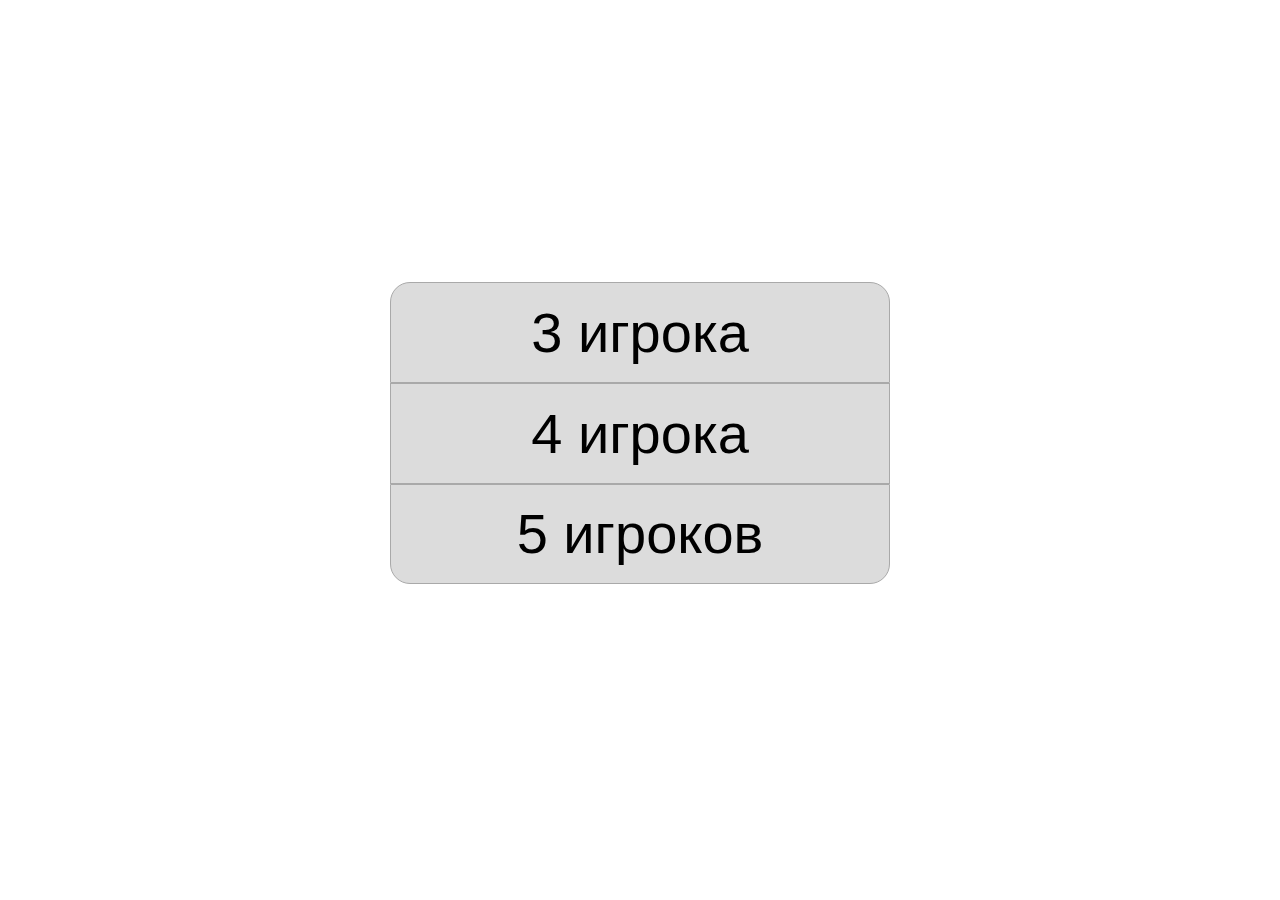
<file: Dima/fiasco-playfield-master/index.html>
<html>
	<head>
		<link rel="stylesheet" type="text/css" href="assets/css/styles.css">
		<script src="assets/js/game.js"></script>
		<title>FIASCO</title>
	</head>
	<body>
			<center>
				<div id='board'>				
					<a href='#' onClick="startGame(3);"><button>3 игрока</button></a>
					<a href='#' onClick="startGame(4);"><button>4 игрока</button></a>
					<a href='#' onClick="startGame(5);"><button>5 игроков</button></a>
				</div>
			</center>
			<div class='playerBoard' id='trash' ondrop="dropDice(event);checkMid();" ondragover="allowDrop(event)" ondragleave="deleteGhost(); unlockDrag(this);">Сброс</br></div>
            <div class='playerBoard' id='pb1' ondrop="dropDice(event);checkMid();" ondragover="allowDrop(event)" ondragleave="deleteGhost(); unlockDrag(this);">Игрок 1 (<span class='playerName' id='pn1'></span>)</br></div>
            <div class='playerBoard' id='pb2' ondrop="dropDice(event);checkMid();" ondragover="allowDrop(event)" ondragleave="deleteGhost(); unlockDrag(this);">Игрок 2 (<span class='playerName' id='pn2'></span>)</br></div>
            <div class='playerBoard' id='pb3' ondrop="dropDice(event);checkMid();" ondragover="allowDrop(event)" ondragleave="deleteGhost(); unlockDrag(this);">Игрок 3 (<span class='playerName' id='pn3'></span>)</br></div>
            <div class='playerBoard' id='pb4' ondrop="dropDice(event);checkMid();" ondragover="allowDrop(event)" ondragleave="deleteGhost(); unlockDrag(this);">Игрок 4 (<span class='playerName' id='pn4'></span>)</br></div>
            <div class='playerBoard' id='pb5' ondrop="dropDice(event);checkMid();" ondragover="allowDrop(event)" ondragleave="deleteGhost(); unlockDrag(this);">Игрок 5 (<span class='playerName' id='pn5'></span>)</br></div>
	</body>
</html>
</file>
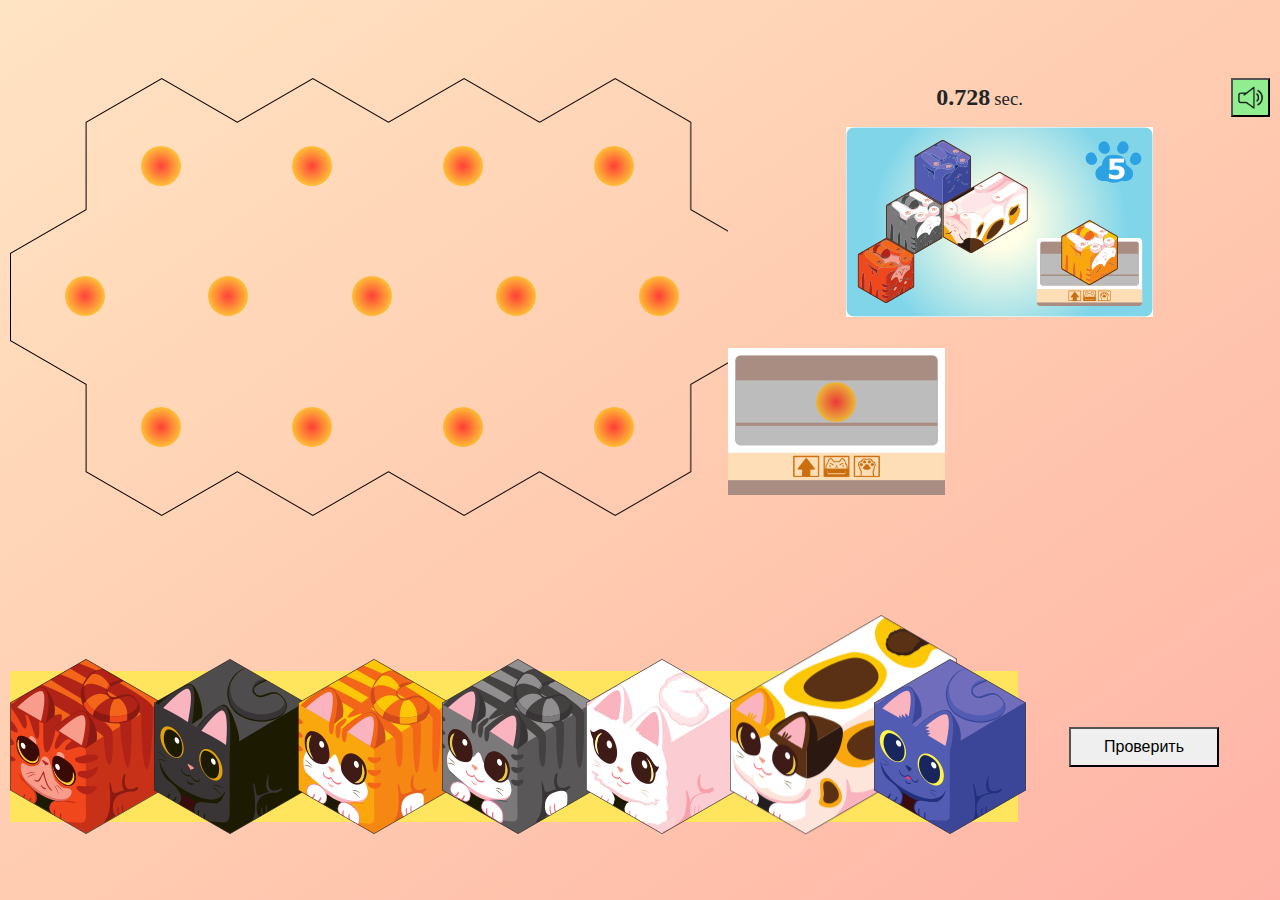
<file: html/single.html>
<!DOCTYPE html>
<html lang="en">

<head>
    <meta charset="UTF-8">
    <meta name="viewport" content="width=device-width, initial-scale=1.0">
    <meta http-equiv="X-UA-Compatible" content="ie=edge">

    <title>Game</title>

    <link rel="stylesheet" href="https://stackpath.bootstrapcdn.com/bootstrap/4.3.1/css/bootstrap.min.css"
        integrity="sha384-ggOyR0iXCbMQv3Xipma34MD+dH/1fQ784/j6cY/iJTQUOhcWr7x9JvoRxT2MZw1T" crossorigin="anonymous">
    <link rel="stylesheet" href="../css/single.css">

    <!-- <script src="https://code.jquery.com/jquery-3.3.1.slim.min.js"
        integrity="sha384-q8i/X+965DzO0rT7abK41JStQIAqVgRVzpbzo5smXKp4YfRvH+8abtTE1Pi6jizo" crossorigin="anonymous">
    </script> -->
    <script src="https://ajax.googleapis.com/ajax/libs/jquery/2.2.0/jquery.min.js"></script>
    <script src="https://stackpath.bootstrapcdn.com/bootstrap/4.3.1/js/bootstrap.min.js"
        integrity="sha384-JjSmVgyd0p3pXB1rRibZUAYoIIy6OrQ6VrjIEaFf/nJGzIxFDsf4x0xIM+B07jRM" crossorigin="anonymous">
    </script>
    <script src="../js/play.js" charset="utf-8"></script>
</head>

<body>
    <audio id="theme-music" autoplay loop>
        <source src="../audio/kittyRush.m4a">
    </audio>
    <div class="main-wrapper">
        <div class="main-wrapper__row main-wrapper__row_first">
            <div class="tile-grid">
                <div class="tile-grid__row tile-grid__row_first">
                    <div class="tile-border droppable">
                        <div class="tile-border__visual"></div>
                    </div>
                    <div class="tile-border droppable">
                        <div class="tile-border__visual"></div>
                    </div>
                    <div class="tile-border droppable">
                        <div class="tile-border__visual"></div>
                    </div>
                    <div class="tile-border droppable">
                        <div class="tile-border__visual"></div>
                    </div>
                </div>
                <div class="tile-grid__row tile-grid__row_second">
                    <div class="tile-border droppable">
                        <div class="tile-border__visual"></div>
                    </div>
                    <div class="tile-border droppable">
                        <div class="tile-border__visual"></div>
                    </div>
                    <div class="tile-border droppable">
                        <div class="tile-border__visual"></div>
                    </div>
                    <div class="tile-border droppable">
                        <div class="tile-border__visual"></div>
                    </div>
                    <div class="tile-border droppable">
                        <div class="tile-border__visual"></div>
                    </div>
                </div>
                <div class="tile-grid__row tile-grid__row_third">
                    <div class="tile-border droppable">
                        <div class="tile-border__visual"></div>
                    </div>
                    <div class="tile-border droppable">
                        <div class="tile-border__visual"></div>
                    </div>
                    <div class="tile-border droppable">
                        <div class="tile-border__visual"></div>
                    </div>
                    <div class="tile-border droppable">
                        <div class="tile-border__visual"></div>
                    </div>
                </div>
            </div>

            <div class="content">
                <div class="content__header">
                    <div class="timer-wrapper">
                        <div id="timer" class="timer">
                            <!-- Место для таймера -->
                        </div>
                        <div class="sec">sec.</div>
                    </div>
                    <div class="controls">
                        <button class="controls__btn controls__btn_music">
                            <img src="../pictures/volume-icon.png" alt="" class="volume-icon">
                        </button>
                    </div>
                </div>
               
                <img src="" alt="" class="riddle-card">
                <div class="box-background">
                    <div class="tile-border droppable">
                        <div class="tile-border__visual"></div>
                    </div>
                </div>
            </div>

        </div>

        <div class="main-wrapper__row main-wrapper__row_second">
            <div class="cat-tiles-base">
                <div class="tile" id="cat-orange">
                    <img class="tile__image" src="../pictures/orange.png" alt="">
                </div>
                <div class="tile" id="cat-black">
                    <img class="tile__image" src="../pictures/black.png" alt="" onclick="soundClick()">
                </div>
                <div class="tile" id="cat-yellow">
                    <img class="tile__image" src="../pictures/yellow.png" alt="">
                </div>
                <div class="tile" id="cat-grey">
                    <img class="tile__image" src="../pictures/grey.png" alt="">
                </div>
                <div class="tile" id="cat-white">
                    <img class="tile__image" src="../pictures/white.png" alt="">
                </div>
                <div class="tile" id="cat-long">
                    <img class="tile__image" src="../pictures/long.png" alt="">
                </div>
                <div class="tile" id="cat-blue">
                    <img class="tile__image" src="../pictures/blue.png" alt="">
                </div>
            </div>

            <button class="btn-check">Проверить</button>

        </div>


        <!-- <div class="flip-card">
                <div class="flip-card__inner">
                    <div class="flip-card__front">
                        <img class="front" id="cat-blue1" src="../pictures/blue.png" alt="">
                    </div>
                    <div class="flip-card__back">
                        <img class="back" id="cat-blue-back1" src="../pictures/blue-back.png" alt="">
                    </div>
                </div>
            </div> -->

    </div>
    <div class="modal fade" id="endGameModal" tabindex="-1" role="dialog" aria-labelledby="endGameModalLabel"
        aria-hidden="true">
        <div class="modal-dialog" role="document">
            <div class="modal-content">
                <div class="modal-header">
                    <h5 class="modal-title" id="endGameModalLabel">Конец игры</h5>
                </div>
                <div class="modal-body">
                    <div class="endGameModal-title">
                        <!-- Место под итоги -->
                    </div>
                </div>
                <div class="modal-footer">
                    <button type="button" id="back-to-menu" class="btn btn-secondary"
                        data-dismiss="modal">В меню</button>
                </div>
            </div>
        </div>
    </div>
</body>

</html>
</file>
<file: Dima/fiasco-playfield-master/assets/css/styles.css>
:root {
  --diceSide: 70px;
  --diceBorder: 2px;
  --placePadding: 2px;
  --diceMargin: 5px;
  --diceSize: calc(var(--diceSide) + 2 * var(--diceBorder) + 2 * var(--diceMargin));
}
body {
	cursor: default;
    user-select: none; /* Non-prefixed version, currently */
    -webkit-touch-callout: none; /* iOS Safari */
    -webkit-user-select: none; /* Safari */
    -khtml-user-select: none; /* Konqueror HTML */
    -moz-user-select: none; /* Firefox */
    -ms-user-select: none; /* Internet Explorer/Edge */
}
.playerBoard {
    text-align: center;
    background: radial-gradient(white, lightgray);
    font-weight: 500;
	border: 1px solid darkgray;
    min-height: calc(var(--diceSize) + 2%);
    visibility: hidden;
}
.place1 {
	position: absolute;
	border-radius: 0 10px 10px 0;
	top: 30%;
	left: 0;
	width: calc(var(--diceSize)*2);
    max-height: calc(var(--diceSize)*5 + 2%);
    padding-left: var(--placePadding);
}
.place2 {
	position: absolute;
	border-radius: 0 10px 0 0;
	bottom: 0;
	left: 0;
	min-width: calc(var(--diceSize)*2);
	max-width: calc(var(--diceSize)*5);
    max-height: calc(var(--diceSize)*2 + 2%);
    padding-left: var(--placePadding);
    padding-bottom: var(--placePadding);
}
.place3 {
	position: absolute;
	border-radius: 10px 10px 0 0;
    bottom: 0;
    left: 50%;
    transform: translate(-50%, 0);
	min-width: calc(var(--diceSize)*2);
	max-width: calc(var(--diceSize)*5);
    max-height: calc(var(--diceSize)*2 + 2%);
    padding-bottom: var(--placePadding);
}
.place4 {
	position: absolute;
	border-radius: 10px 0 0 0;
	bottom: 0;
	right: 0;
	min-width: calc(var(--diceSize)*2);
	max-width: calc(var(--diceSize)*5);
    max-height: calc(var(--diceSize)*2 + 2%);
    padding-bottom: var(--placePadding);
    padding-right: var(--placePadding);
}
.place5 {
	position: absolute;
	border-radius: 10px 0 0 10px;
	top: 30%;
	right: 0;
	width: calc(var(--diceSize)*2);
    max-height: calc(var(--diceSize)*5 + 2%);
    padding-right: var(--placePadding);
}
#trash {
	position: absolute;
	border-radius: 0 0 10px 10px;
	width: calc(var(--diceSize)*4);
	top: 0;
    left: 50%;
    transform: translate(-50%, 0);
    padding-top: var(--placePadding);
}
#board {
    position: absolute;
    top: 50%;
    left: 50%;
    transform: translate(-50%, -50%);
	height: calc(var(--diceSize)*4);
}
#board a button{
    width: 500px;
    height: 30%;
    font-size: calc(var(--diceSide)*0.8);
    font-weight: 500;
    background: rgb(220,220,220);
	border: 1px solid darkgray;
}
#board a button:hover{
    background: rgb(240,240,240);
}
#board a:first-child button{
	border-radius: 20px 20px 0 0;
}	
#board a:last-child button {
	border-radius: 0 0 20px 20px;
}
.dice {
    position: relative;
	width: var(--diceSide);
	height: var(--diceSide);
	font-weight: bold;
	font-size: calc(var(--diceSide)*0.9);
	text-align: center;
	border-radius: 10px;
	border: var(--diceBorder) solid black;
	display: inline-block;
	margin: var(--diceMargin); 
}
#ghostDice {
    position: relative;
	width: var(--diceSide);
	height: var(--diceSide);
	font-weight: bold;
	font-size: calc(var(--diceSide)*0.9);
	text-align: center;
	border-radius: 10px;
	border: var(--diceBorder) dashed gray;
	display: inline-block;
	margin: var(--diceMargin); 
}
.black {
	color: white;
    background: radial-gradient(rgb(90,90,90), rgb(50,50,50));
}
.white {
	color: black;
    background: radial-gradient(white, lightgray);
}
</file>
<file: css/single.css>
html, body {
    width: 100%;
    height: 100%;
    margin: 0;
    padding: 0;
    /*box-sizing: border-box;*/
    user-select: none;
}

body {
  background-image: linear-gradient(to right bottom, #ffe4c4, #ffd8b9, #ffccb1, #ffc0ab, #ffb3a8);
}

.main-wrapper {
    display: flex;
    flex-direction: column;
    justify-content: space-around;
    height: 100%;
    margin: 0 10px;
}

.status-bar {
    display: flex;
}

.cat-tiles-base {
  display: inline-flex;
  min-height: 150px;
  background-color: #FFE55E;
  /* width: 1060px; */
  width: 80%;
}

.btn-check {
  align-self: center;
  margin: auto;
  width: 150px;
  height: 40px;
}


.tile, .tile-border {
  /*старые значения*/
	/*width: 146px;
	height: 146px;*/

  /*точные значения*/
  /*width: 151.173px;
  height: 151.173px;*/
  width: 151px;
  height: 151px;

	cursor: pointer;
	user-select: none;

	/*background-color: black;*/
	border-radius: 100%;
	position: relative;
}

.tile__image {
	pointer-events: none;
	position: absolute;
	top: -12px;
	/*opacity: 0.7;*/
}

.tile-border__visual {
  width: 40px;
  height: 40px;
  border-radius: 100%;
  /*background: yellowgreen;*/
  background: radial-gradient(circle, red, yellow);
  opacity: 0.7;
  position: absolute;
  top: 54.75px;
  left: 54.75px;
  transform: scale(1, 1);
  transition: 200ms;
}

.tile-border__visual:hover {
  transform: scale(1.5, 1.5);
  transition: 200ms;
}

.box-background {
  /* background-image: url("../pictures/box2.png"); */
  /* background-size: 195px 200px; */
  background-size: contain;
  background-repeat: no-repeat;
  background-position: center;
  flex-grow: 1;
  /* margin-left: 10px; */
  align-self: flex-start;
  width: 40%;
  display: flex;
  justify-content: center;
}

.tile-grid {
  background-image: url("../pictures/tile-grid-shell.png");
  background-repeat: no-repeat;
  /* width: 756.5px; */
  width: 57%;
  height: 438px;
}

.tile-grid__row {
	display: flex;
}

.tile-grid__row:nth-child(2n + 1) {
	margin-left: 76px;
}

.tile-grid__row_first {
  margin-top: 13px;
}

.tile-grid__row_second {
	top: -21px;
  position: relative;
}

.tile-grid__row_third {
	top: -41px;
  position: relative;
}



.tile-border_active {
	border: 5px solid red;
}

.tile-border__image {
	pointer-events: none;
}

.main-wrapper__row {
  display: flex;
}

.main-wrapper__row_first {
  align-items: center;
}

.riddle-card {
  /* margin-left: 10px; */
  margin: 10px;
}

.content {
  /* width: 43%; */
  display: flex;
  flex-direction: column;
  align-items: center;
  /* margin: auto; */
  flex-grow: 1;
  height: 438px;
}

.content__header {
  display: flex;
  align-self: stretch;
}

.timer-wrapper {
  font-family: cursive;
  margin: auto;
}

.timer {
  display: inline-block;
  font-size: 18pt;
  font-weight: bold;
}

.sec {
  display: inline-block;
  font-size: 14pt;
}

.controls__btn_music {
  background-color: lightgreen;
  padding: 5px;
  /* background-image: url("../pictures/volume.png"); */
}

.volume-icon {
  width: 25px;
}






.flip-card {
  background-color: transparent;
  width: 150px;
  height: 175px;
  border: 3px solid #f1f1f1;
  perspective: 1000px; /* Remove this if you don't want the 3D effect */
}

/* This container is needed to position the front and back side */
.flip-card-inner {
  position: relative;
  width: 100%;
  height: 100%;
  text-align: center;
  transition: transform 0.8s;
  transform-style: preserve-3d;
}

.flip-card__front, .flip-card__back {
  position: absolute;
  width: 100%;
  height: 100%;
  backface-visibility: hidden;
}

/* Do an horizontal flip when you move the mouse over the flip box container */
.flip-card:hover .flip-card-inner {
  transform: rotateY(180deg);
}

/* Style the front side (fallback if image is missing) */
.flip-card__front {
  background-color: #bbb;
  color: black;
}

/* Style the back side */
.flip-card__back {
  background-color: dodgerblue;
  color: white;
  transform: rotateY(180deg);
}
</file>
